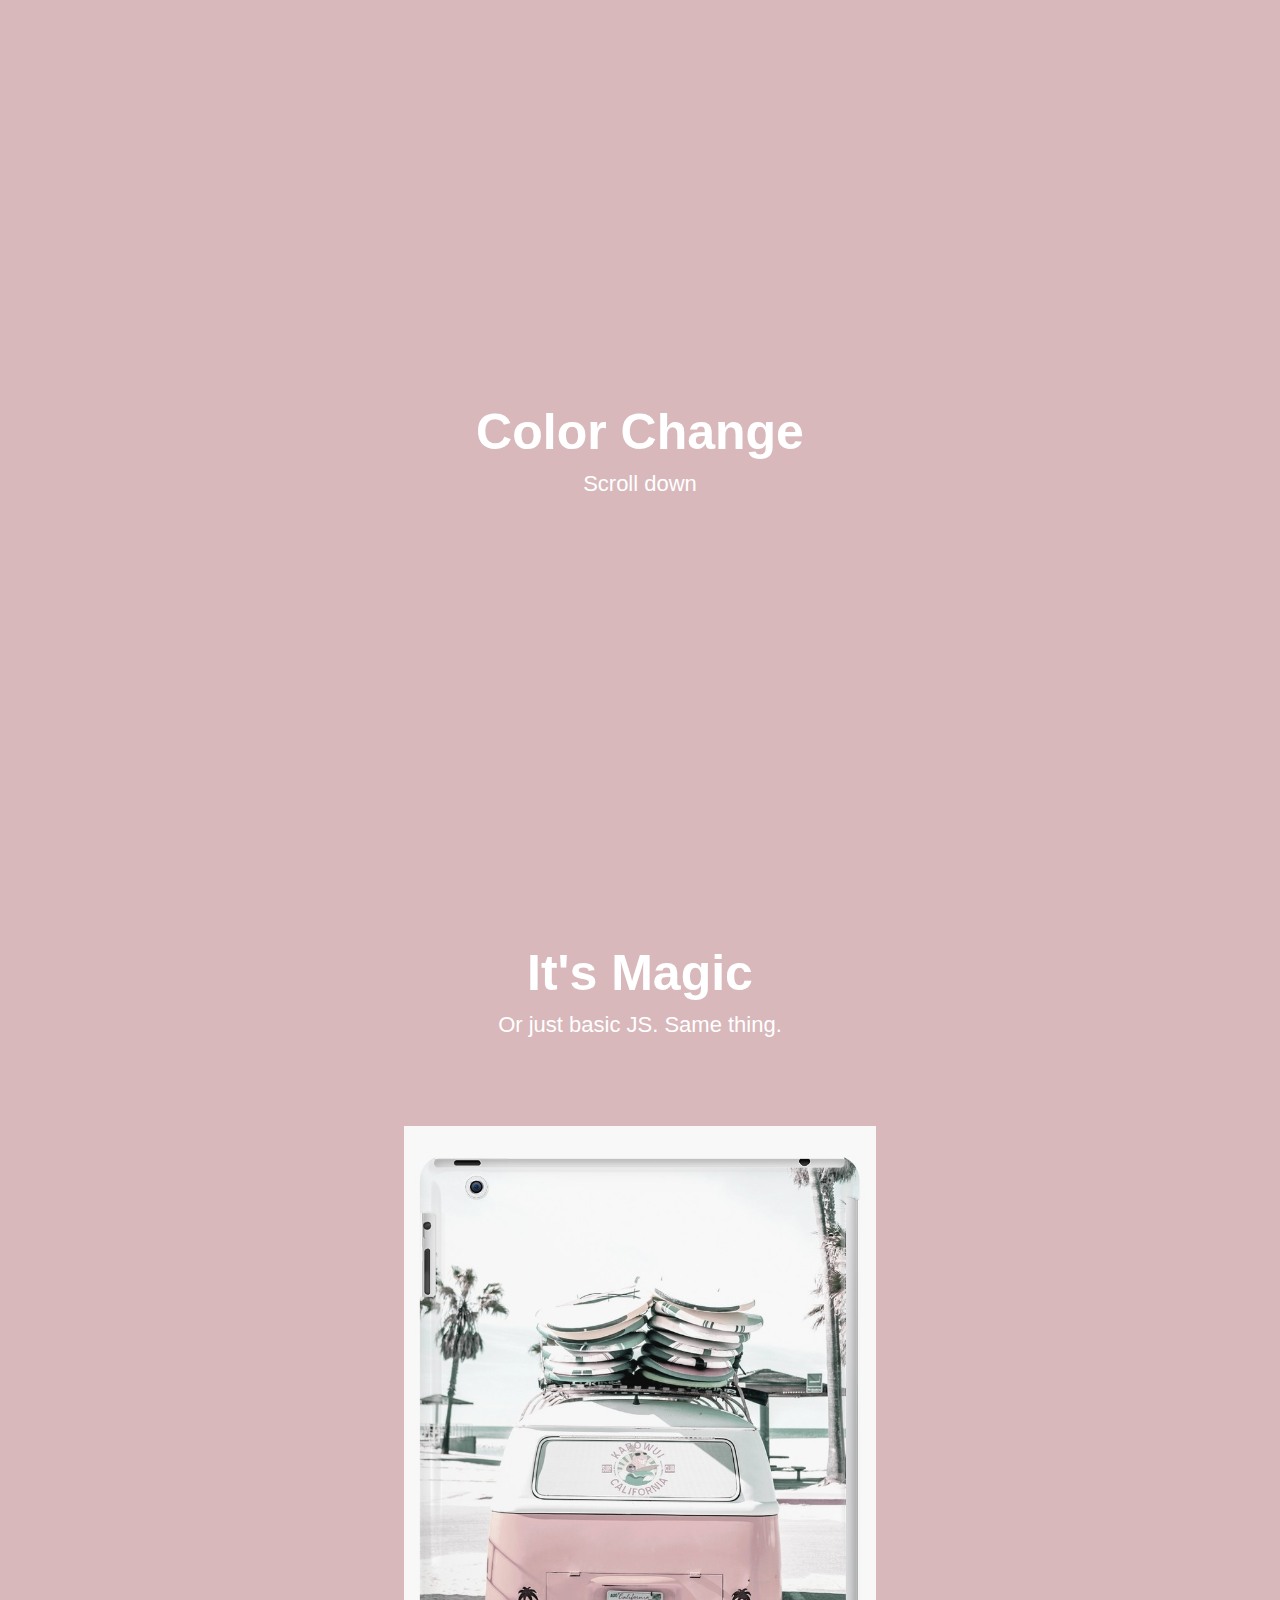
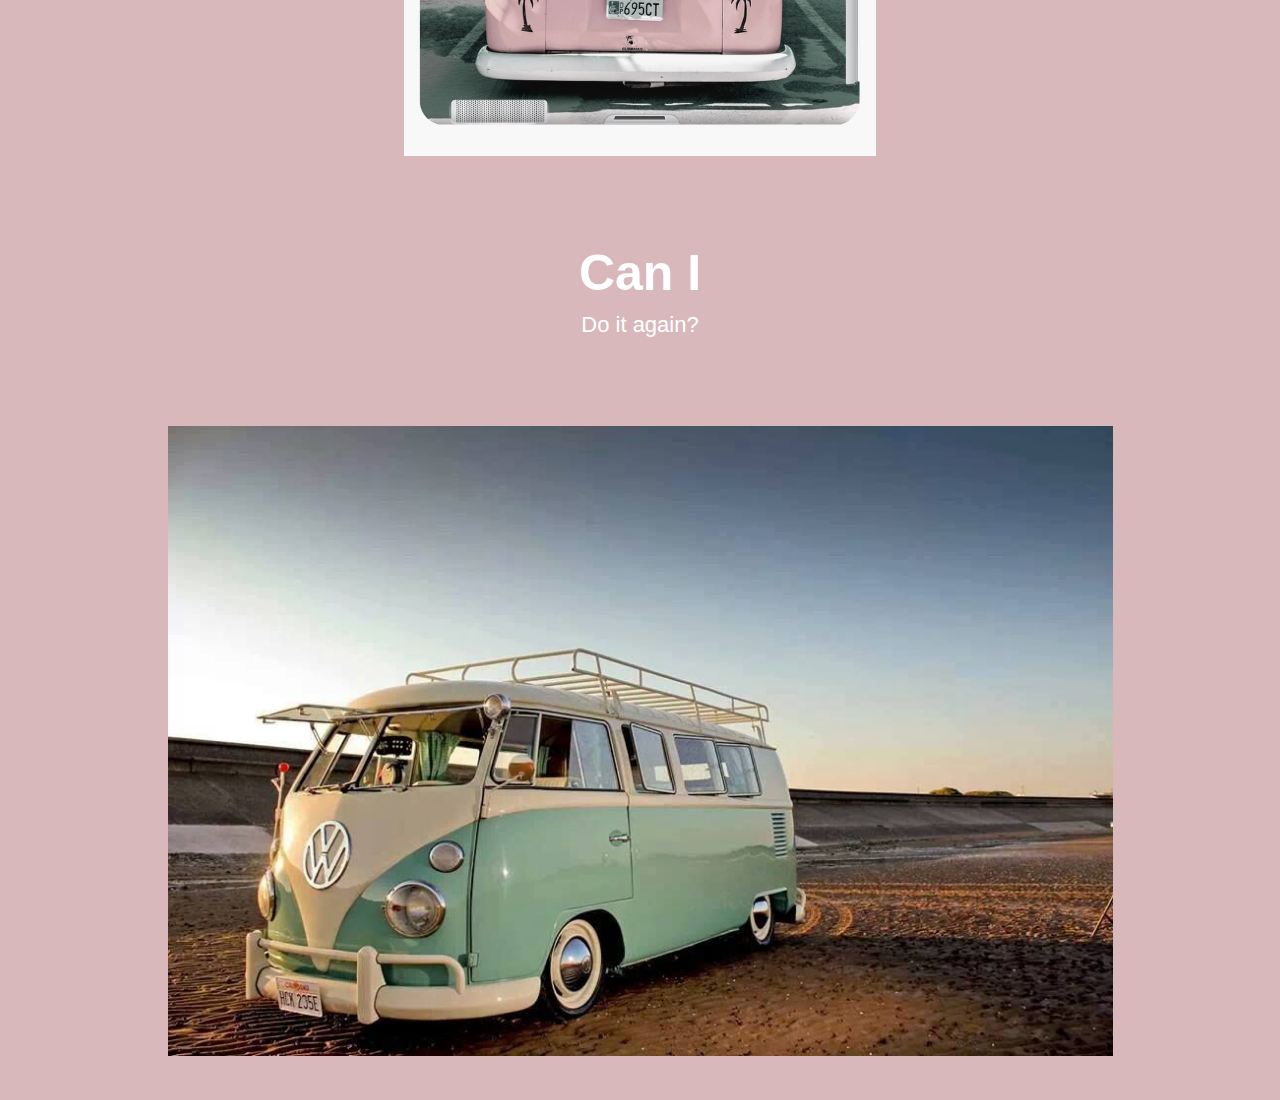
<file: Scroll Color Change/index.html>
<!DOCTYPE html>
<html lang="en">
  <head>
    <meta charset="UTF-8" />
    <meta name="viewport" content="width=device-width, initial-scale=1.0" />
    <meta http-equiv="X-UA-Compatible" content="ie=edge" />
    <link rel="stylesheet" href="style.css" />
    <title>Document</title>
  </head>
  <body>
    <header>
      <div class="intro-text">
        <h1>Color Change</h1>
        <p>Scroll down</p>
      </div>
    </header>
    <section class="section1">
      <div class="page2">
        <h1>It's Magic</h1>
        <p>
          Or just basic JS. Same thing.
        </p>
      </div>
      <img src="img/kombi.jpg" alt="" />
    </section>
    <section class="section2">
      <div class="page3">
        <h1>Can I</h1>
        <p>
          Do it again?
        </p>
      </div>
      <img src="img/kombi2.jpg" alt="" />
    </section>
    <script src="script.js"></script>
  </body>
</html>
</file>
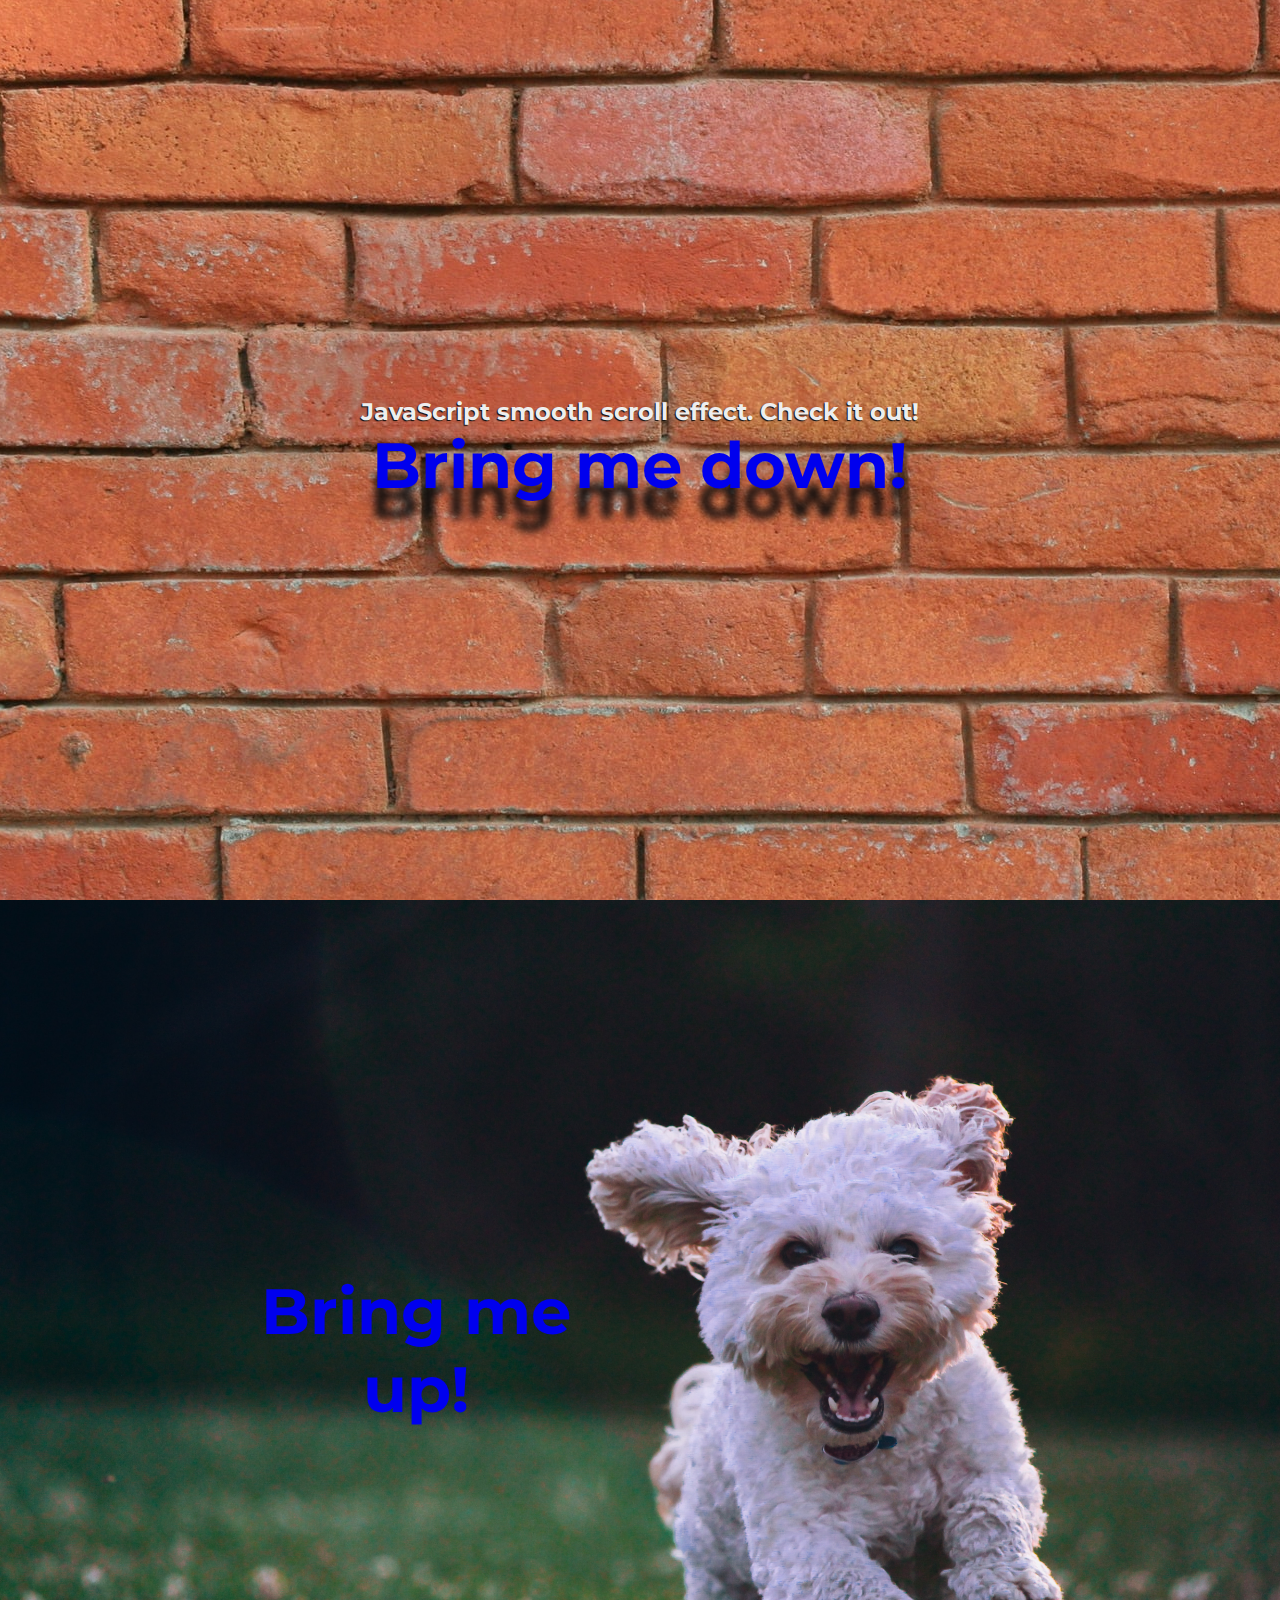
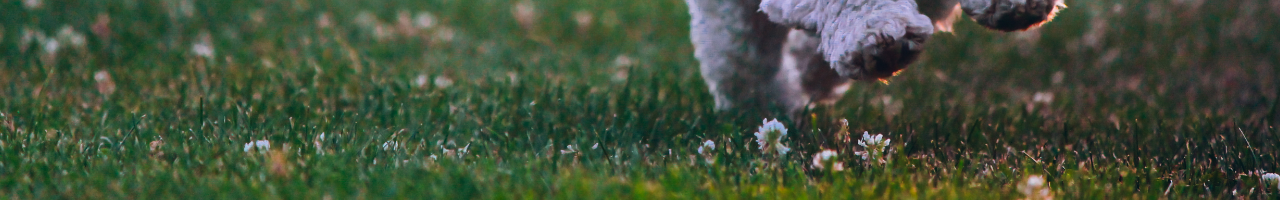
<file: Smooth Scroll/index.html>
<!DOCTYPE html>
<html lang="en">
<head>
    <meta charset="UTF-8">
    <meta name="viewport" content="width=device-width, initial-scale=1.0">
    <meta http-equiv="X-UA-Compatible" content="ie=edge">
    <link rel="stylesheet" href="style.css">
    <title>Document</title>
</head>
<body>
    <div class="box1">
        <p>JavaScript smooth scroll effect. Check it out!</p>
        <a href="#" class="section1">Bring me down!</a>
    </div>
    <div class="box2">
        <a href="#" class="section2">Bring me up!</a>
        <div></div>
    </div>

    <script src="script.js"></script>
</body>
</html>
</file>
<file: Scroll Color Change/style.css>
* {
  margin: 0;
  padding: 0;
  box-sizing: border-box;
}

body {
  background-color: #d8b8bb;
  color: white;
  font-family: sans-serif;
  transition: background-color 0.6s ease;
}

header {
  height: 100vh;
  display: flex;
  justify-content: center;
  align-items: center;
  text-align: center;
}

h1 {
  font-size: 50px;
  margin-bottom: 10px;
}

p {
  font-size: 22px;
}

.section1,
.section2 {
  height: 100vh;
  display: flex;
  flex-direction: column;
  justify-content: space-around;
  align-items: center;
}

.page2,
.page3 {
  text-align: center;
  width: 60%;
}

.section1 img,
.section2 img {
  height: 70%;
  object-fit: cover;
}

.bg-active {
  background-color: white;
}

.font-change {
  color: #d8b8bb;
}

.font-change2 {
  color: #000;
}

.bg2-active {
  background-color: #94aa95;
}
</file>
<file: Smooth Scroll/style.css>
@import url('https://fonts.googleapis.com/css?family=Montserrat:500,600,700&display=swap');

* {
    box-sizing: border-box;
    padding: 0;
    margin: 0;
}

body {
    font-size: 10px;
    font-family: 'Montserrat', sans-serif;
    font-weight: 700;
}

p {
    font-size: 1.5rem;
    text-shadow: -1px 1px 1px rgb(14, 13, 13);

}

.box1, .box2 {
    font-size: 4rem;
    color: #eee;
    text-align: center;
}

.box1 {
    height: 100vh;
    background: url(img/brick.jpeg) center;
    display: flex;
    flex-direction: column;
    justify-content: center;
    align-items: center;
    text-shadow: -2px 30px 8px rgb(14, 13, 13);

    
}

.box2 {
    height: 100vh;
    display: flex;
    justify-content: space-around;
    align-items: center;
    background: url(img/dog.jpg) center;
    background-size: cover;
}

.box2 a {
    width: 30%;
}

a {
    text-decoration: none;
}

a:visited {
    color: #eee;
}

a:hover {
    color: rgb(255, 170, 213);
    transition: color .5s;
}


@media screen and (max-width: 700px) {
    p {
        font-size: 1rem;
    }

    .box1, .box2 {
        font-size: 3rem;
    }

}
</file>
